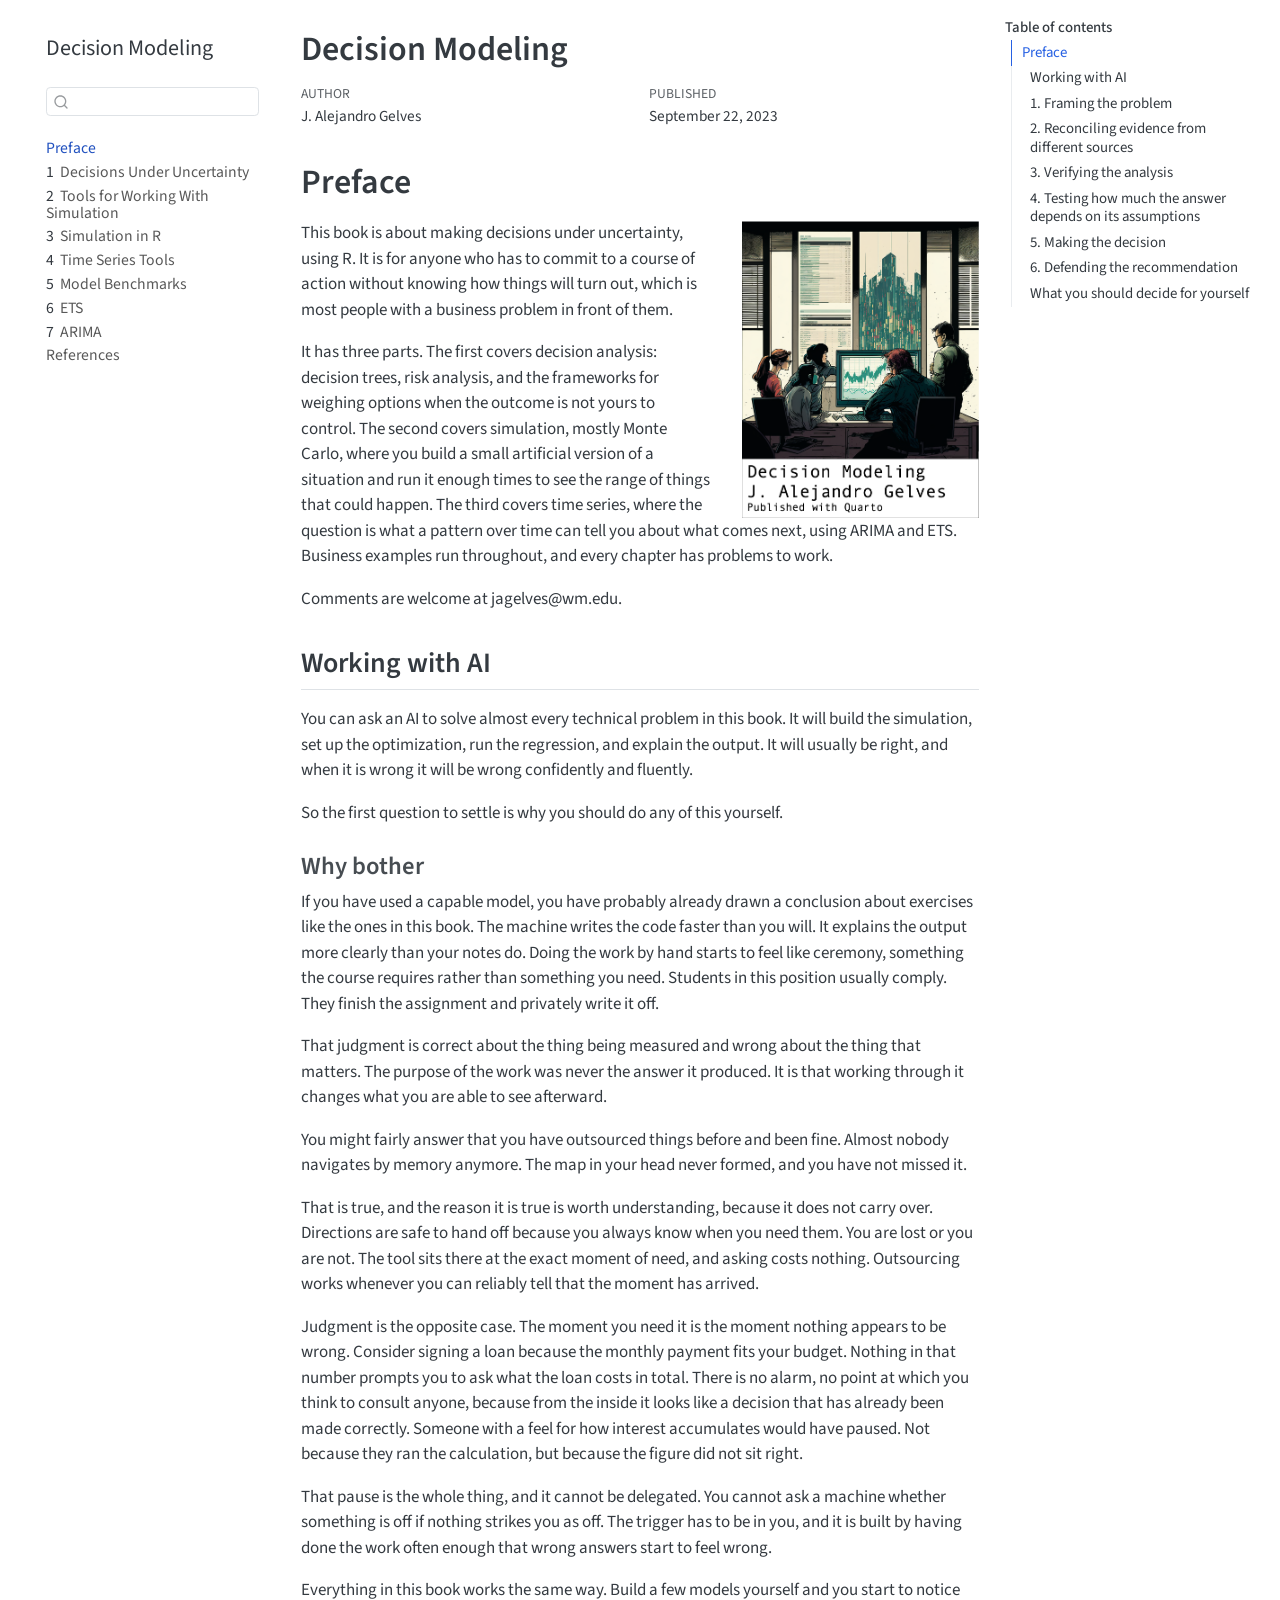
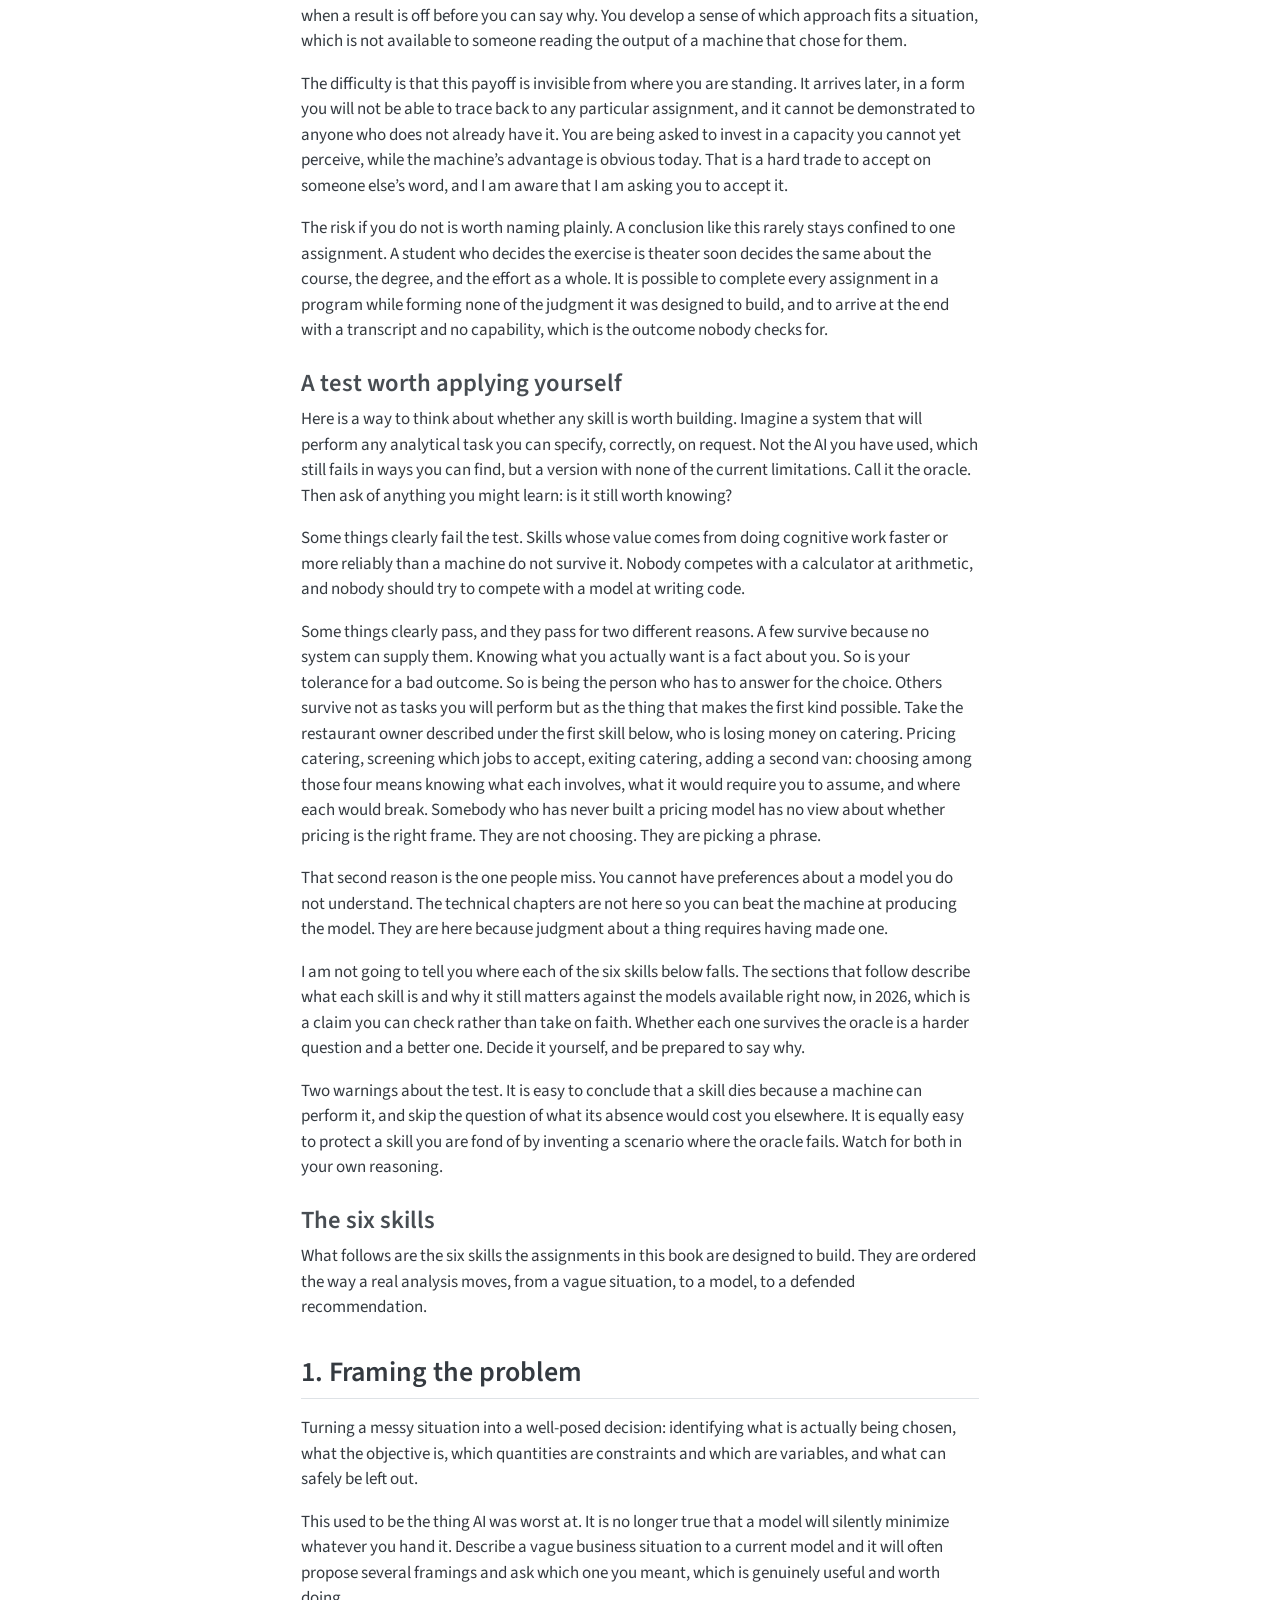
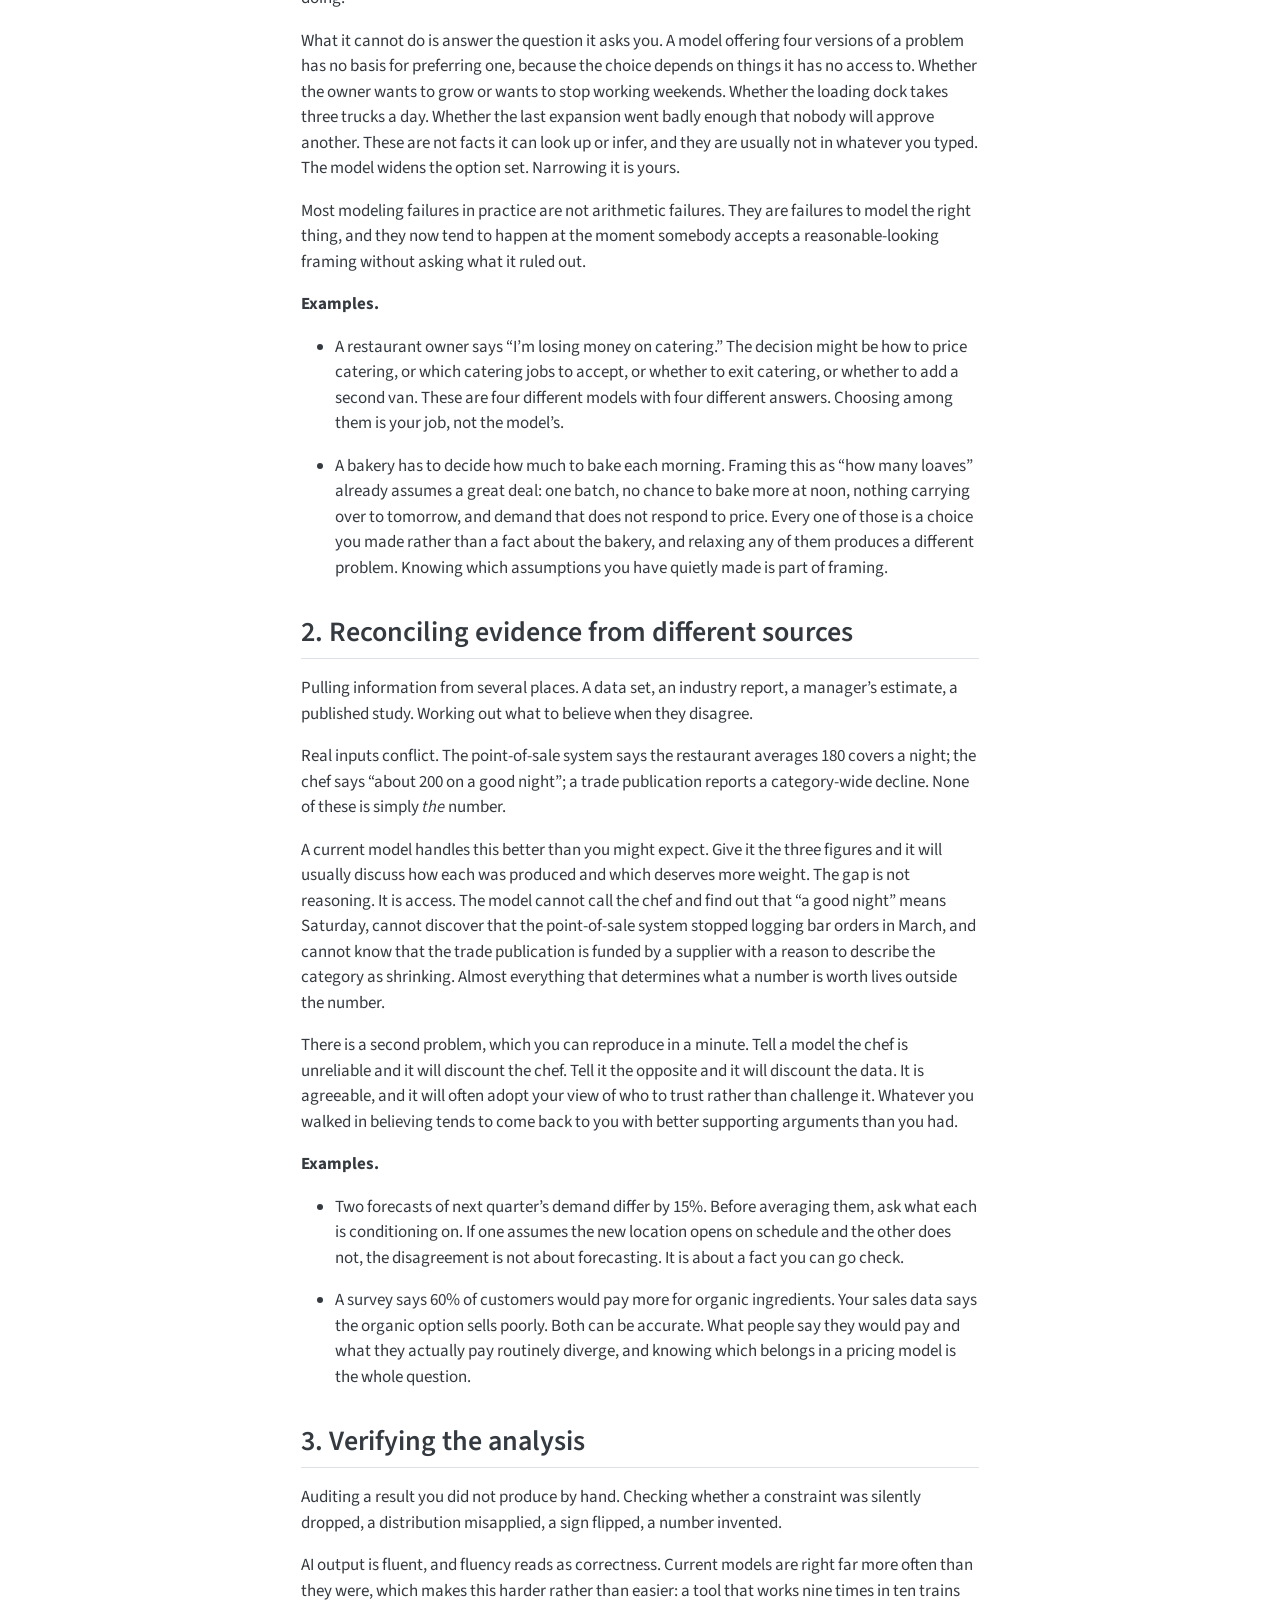
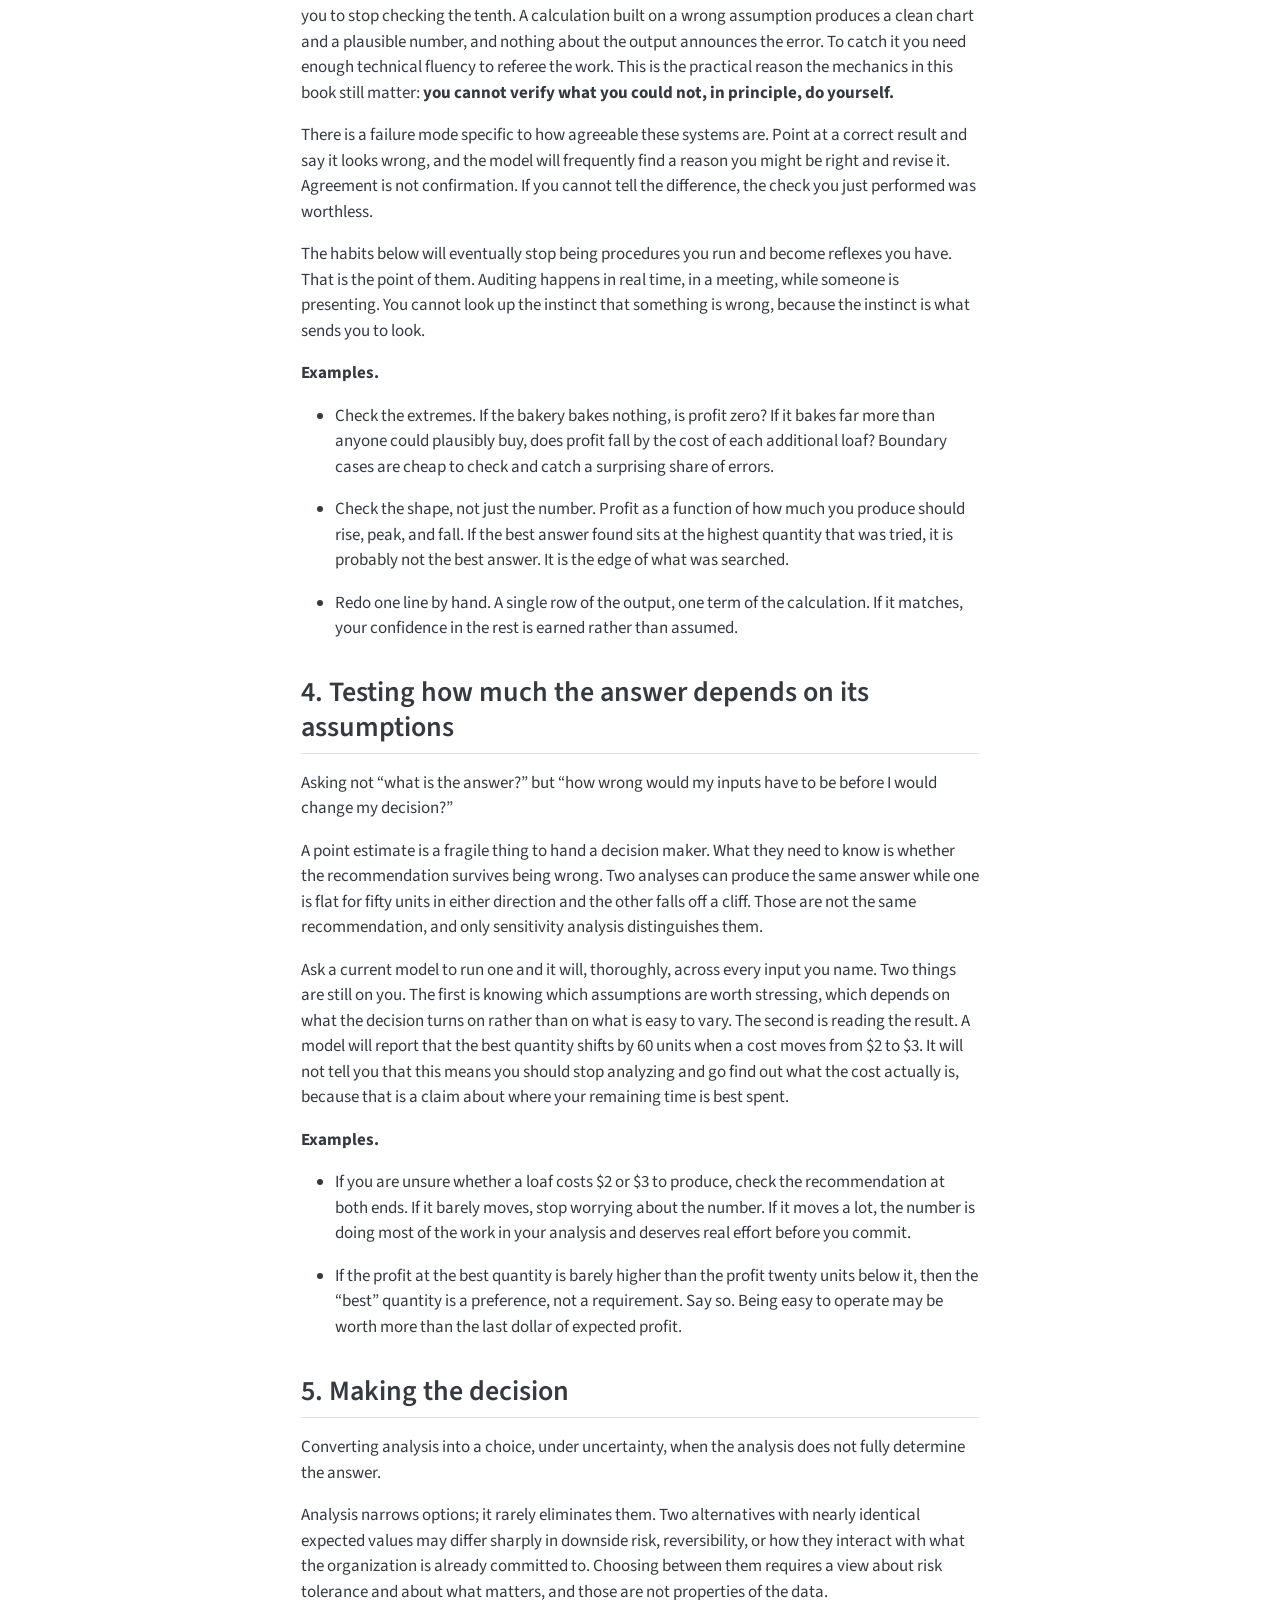
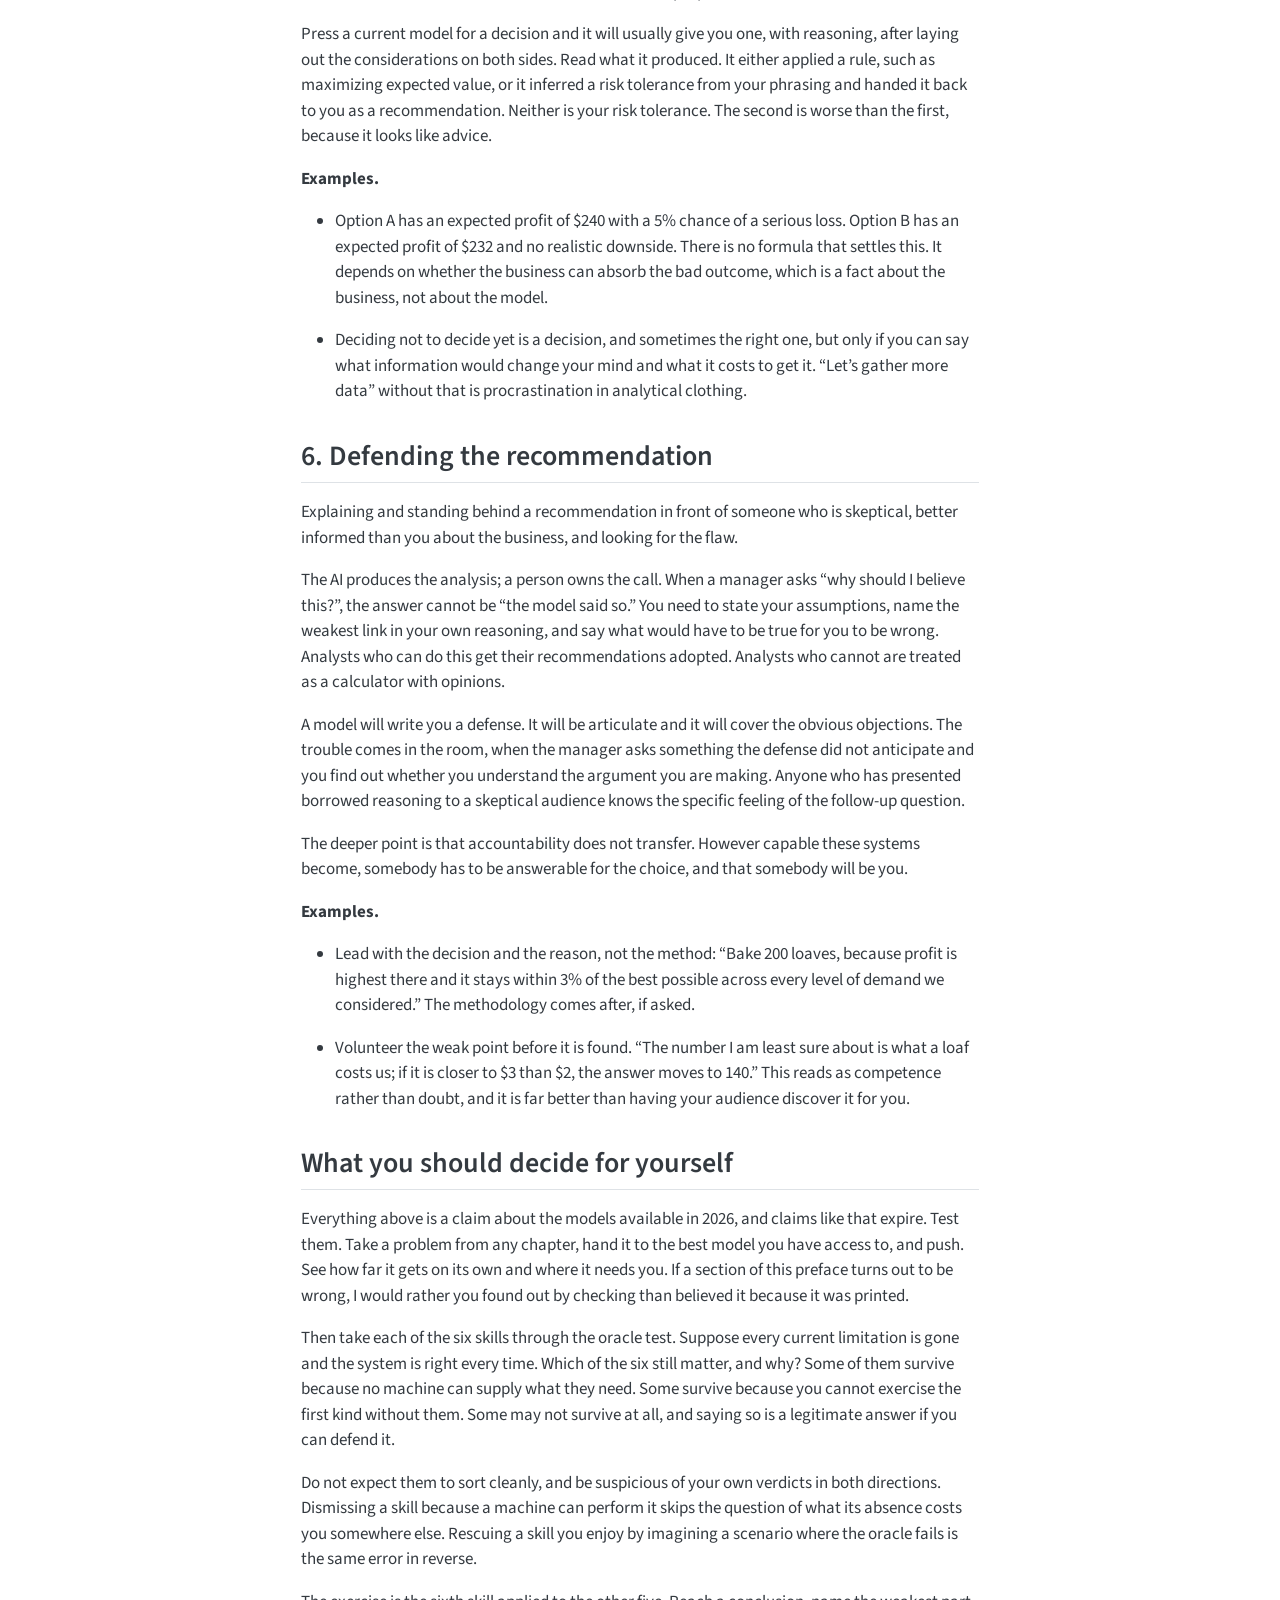
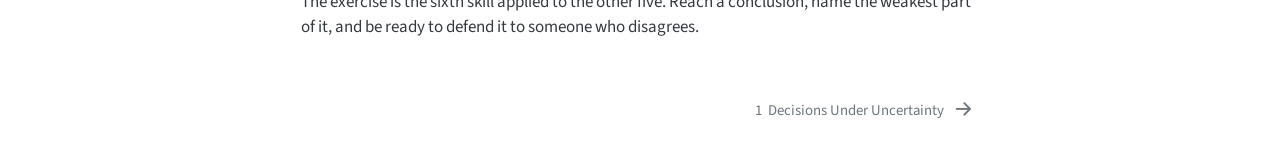
<file: docs/index.html>
<!DOCTYPE html>
<html xmlns="http://www.w3.org/1999/xhtml" lang="en" xml:lang="en"><head>

<meta charset="utf-8">
<meta name="generator" content="quarto-1.6.32">

<meta name="viewport" content="width=device-width, initial-scale=1.0, user-scalable=yes">

<meta name="author" content="J. Alejandro Gelves">
<meta name="dcterms.date" content="2023-09-22">

<title>Decision Modeling</title>
<style>
code{white-space: pre-wrap;}
span.smallcaps{font-variant: small-caps;}
div.columns{display: flex; gap: min(4vw, 1.5em);}
div.column{flex: auto; overflow-x: auto;}
div.hanging-indent{margin-left: 1.5em; text-indent: -1.5em;}
ul.task-list{list-style: none;}
ul.task-list li input[type="checkbox"] {
  width: 0.8em;
  margin: 0 0.8em 0.2em -1em; /* quarto-specific, see https://github.com/quarto-dev/quarto-cli/issues/4556 */ 
  vertical-align: middle;
}
</style>


<script src="site_libs/quarto-nav/quarto-nav.js"></script>
<script src="site_libs/quarto-nav/headroom.min.js"></script>
<script src="site_libs/clipboard/clipboard.min.js"></script>
<script src="site_libs/quarto-search/autocomplete.umd.js"></script>
<script src="site_libs/quarto-search/fuse.min.js"></script>
<script src="site_libs/quarto-search/quarto-search.js"></script>
<meta name="quarto:offset" content="./">
<link href="./Decisions.html" rel="next">
<script src="site_libs/quarto-html/quarto.js"></script>
<script src="site_libs/quarto-html/popper.min.js"></script>
<script src="site_libs/quarto-html/tippy.umd.min.js"></script>
<script src="site_libs/quarto-html/anchor.min.js"></script>
<link href="site_libs/quarto-html/tippy.css" rel="stylesheet">
<link href="site_libs/quarto-html/quarto-syntax-highlighting-2486e1f0a3ee9ee1fc393803a1361cdb.css" rel="stylesheet" id="quarto-text-highlighting-styles">
<script src="site_libs/bootstrap/bootstrap.min.js"></script>
<link href="site_libs/bootstrap/bootstrap-icons.css" rel="stylesheet">
<link href="site_libs/bootstrap/bootstrap-ed6da6eef3892af8a4b5ed59bfb951f5.min.css" rel="stylesheet" append-hash="true" id="quarto-bootstrap" data-mode="light">
<script id="quarto-search-options" type="application/json">{
  "location": "sidebar",
  "copy-button": false,
  "collapse-after": 3,
  "panel-placement": "start",
  "type": "textbox",
  "limit": 50,
  "keyboard-shortcut": [
    "f",
    "/",
    "s"
  ],
  "show-item-context": false,
  "language": {
    "search-no-results-text": "No results",
    "search-matching-documents-text": "matching documents",
    "search-copy-link-title": "Copy link to search",
    "search-hide-matches-text": "Hide additional matches",
    "search-more-match-text": "more match in this document",
    "search-more-matches-text": "more matches in this document",
    "search-clear-button-title": "Clear",
    "search-text-placeholder": "",
    "search-detached-cancel-button-title": "Cancel",
    "search-submit-button-title": "Submit",
    "search-label": "Search"
  }
}</script>
<!-- Google tag (gtag.js) -->
<script async="" src="https://www.googletagmanager.com/gtag/js?id=G-ZBSHZ5F458"></script>
<script>
  window.dataLayer = window.dataLayer || [];
  function gtag(){dataLayer.push(arguments);}
  gtag('js', new Date());

  gtag('config', 'G-ZBSHZ5F458');
</script>


</head>

<body class="nav-sidebar floating">

<div id="quarto-search-results"></div>
  <header id="quarto-header" class="headroom fixed-top">
  <nav class="quarto-secondary-nav">
    <div class="container-fluid d-flex">
      <button type="button" class="quarto-btn-toggle btn" data-bs-toggle="collapse" role="button" data-bs-target=".quarto-sidebar-collapse-item" aria-controls="quarto-sidebar" aria-expanded="false" aria-label="Toggle sidebar navigation" onclick="if (window.quartoToggleHeadroom) { window.quartoToggleHeadroom(); }">
        <i class="bi bi-layout-text-sidebar-reverse"></i>
      </button>
        <nav class="quarto-page-breadcrumbs" aria-label="breadcrumb"><ol class="breadcrumb"><li class="breadcrumb-item"><a href="./index.html">Preface</a></li></ol></nav>
        <a class="flex-grow-1" role="navigation" data-bs-toggle="collapse" data-bs-target=".quarto-sidebar-collapse-item" aria-controls="quarto-sidebar" aria-expanded="false" aria-label="Toggle sidebar navigation" onclick="if (window.quartoToggleHeadroom) { window.quartoToggleHeadroom(); }">      
        </a>
      <button type="button" class="btn quarto-search-button" aria-label="Search" onclick="window.quartoOpenSearch();">
        <i class="bi bi-search"></i>
      </button>
    </div>
  </nav>
</header>
<!-- content -->
<div id="quarto-content" class="quarto-container page-columns page-rows-contents page-layout-article">
<!-- sidebar -->
  <nav id="quarto-sidebar" class="sidebar collapse collapse-horizontal quarto-sidebar-collapse-item sidebar-navigation floating overflow-auto">
    <div class="pt-lg-2 mt-2 text-left sidebar-header">
    <div class="sidebar-title mb-0 py-0">
      <a href="./">Decision Modeling</a> 
    </div>
      </div>
        <div class="mt-2 flex-shrink-0 align-items-center">
        <div class="sidebar-search">
        <div id="quarto-search" class="" title="Search"></div>
        </div>
        </div>
    <div class="sidebar-menu-container"> 
    <ul class="list-unstyled mt-1">
        <li class="sidebar-item">
  <div class="sidebar-item-container"> 
  <a href="./index.html" class="sidebar-item-text sidebar-link active">
 <span class="menu-text">Preface</span></a>
  </div>
</li>
        <li class="sidebar-item">
  <div class="sidebar-item-container"> 
  <a href="./Decisions.html" class="sidebar-item-text sidebar-link">
 <span class="menu-text"><span class="chapter-number">1</span>&nbsp; <span class="chapter-title">Decisions Under Uncertainty</span></span></a>
  </div>
</li>
        <li class="sidebar-item">
  <div class="sidebar-item-container"> 
  <a href="./Tools.html" class="sidebar-item-text sidebar-link">
 <span class="menu-text"><span class="chapter-number">2</span>&nbsp; <span class="chapter-title">Tools for Working With Simulation</span></span></a>
  </div>
</li>
        <li class="sidebar-item">
  <div class="sidebar-item-container"> 
  <a href="./Simulation.html" class="sidebar-item-text sidebar-link">
 <span class="menu-text"><span class="chapter-number">3</span>&nbsp; <span class="chapter-title">Simulation in R</span></span></a>
  </div>
</li>
        <li class="sidebar-item">
  <div class="sidebar-item-container"> 
  <a href="./Tools2.html" class="sidebar-item-text sidebar-link">
 <span class="menu-text"><span class="chapter-number">4</span>&nbsp; <span class="chapter-title">Time Series Tools</span></span></a>
  </div>
</li>
        <li class="sidebar-item">
  <div class="sidebar-item-container"> 
  <a href="./Benchmarks.html" class="sidebar-item-text sidebar-link">
 <span class="menu-text"><span class="chapter-number">5</span>&nbsp; <span class="chapter-title">Model Benchmarks</span></span></a>
  </div>
</li>
        <li class="sidebar-item">
  <div class="sidebar-item-container"> 
  <a href="./ETS.html" class="sidebar-item-text sidebar-link">
 <span class="menu-text"><span class="chapter-number">6</span>&nbsp; <span class="chapter-title">ETS</span></span></a>
  </div>
</li>
        <li class="sidebar-item">
  <div class="sidebar-item-container"> 
  <a href="./ARIMA.html" class="sidebar-item-text sidebar-link">
 <span class="menu-text"><span class="chapter-number">7</span>&nbsp; <span class="chapter-title">ARIMA</span></span></a>
  </div>
</li>
        <li class="sidebar-item">
  <div class="sidebar-item-container"> 
  <a href="./references.html" class="sidebar-item-text sidebar-link">
 <span class="menu-text">References</span></a>
  </div>
</li>
    </ul>
    </div>
</nav>
<div id="quarto-sidebar-glass" class="quarto-sidebar-collapse-item" data-bs-toggle="collapse" data-bs-target=".quarto-sidebar-collapse-item"></div>
<!-- margin-sidebar -->
    <div id="quarto-margin-sidebar" class="sidebar margin-sidebar">
        <nav id="TOC" role="doc-toc" class="toc-active">
    <h2 id="toc-title">Table of contents</h2>
   
  <ul>
  <li><a href="#preface" id="toc-preface" class="nav-link active" data-scroll-target="#preface">Preface</a>
  <ul class="collapse">
  <li><a href="#sec-working-with-ai" id="toc-sec-working-with-ai" class="nav-link" data-scroll-target="#sec-working-with-ai">Working with AI</a>
  <ul class="collapse">
  <li><a href="#why-bother" id="toc-why-bother" class="nav-link" data-scroll-target="#why-bother">Why bother</a></li>
  <li><a href="#a-test-worth-applying-yourself" id="toc-a-test-worth-applying-yourself" class="nav-link" data-scroll-target="#a-test-worth-applying-yourself">A test worth applying yourself</a></li>
  <li><a href="#the-six-skills" id="toc-the-six-skills" class="nav-link" data-scroll-target="#the-six-skills">The six skills</a></li>
  </ul></li>
  <li><a href="#framing-the-problem" id="toc-framing-the-problem" class="nav-link" data-scroll-target="#framing-the-problem">1. Framing the problem</a></li>
  <li><a href="#reconciling-evidence-from-different-sources" id="toc-reconciling-evidence-from-different-sources" class="nav-link" data-scroll-target="#reconciling-evidence-from-different-sources">2. Reconciling evidence from different sources</a></li>
  <li><a href="#verifying-the-analysis" id="toc-verifying-the-analysis" class="nav-link" data-scroll-target="#verifying-the-analysis">3. Verifying the analysis</a></li>
  <li><a href="#testing-how-much-the-answer-depends-on-its-assumptions" id="toc-testing-how-much-the-answer-depends-on-its-assumptions" class="nav-link" data-scroll-target="#testing-how-much-the-answer-depends-on-its-assumptions">4. Testing how much the answer depends on its assumptions</a></li>
  <li><a href="#making-the-decision" id="toc-making-the-decision" class="nav-link" data-scroll-target="#making-the-decision">5. Making the decision</a></li>
  <li><a href="#defending-the-recommendation" id="toc-defending-the-recommendation" class="nav-link" data-scroll-target="#defending-the-recommendation">6. Defending the recommendation</a></li>
  <li><a href="#what-you-should-decide-for-yourself" id="toc-what-you-should-decide-for-yourself" class="nav-link" data-scroll-target="#what-you-should-decide-for-yourself">What you should decide for yourself</a></li>
  </ul></li>
  </ul>
</nav>
    </div>
<!-- main -->
<main class="content" id="quarto-document-content">

<header id="title-block-header" class="quarto-title-block default">
<div class="quarto-title">
<h1 class="title">Decision Modeling</h1>
</div>



<div class="quarto-title-meta">

    <div>
    <div class="quarto-title-meta-heading">Author</div>
    <div class="quarto-title-meta-contents">
             <p>J. Alejandro Gelves </p>
          </div>
  </div>
    
    <div>
    <div class="quarto-title-meta-heading">Published</div>
    <div class="quarto-title-meta-contents">
      <p class="date">September 22, 2023</p>
    </div>
  </div>
  
    
  </div>
  


</header>



<section id="preface" class="level1 unnumbered">
<h1 class="unnumbered">Preface</h1><p><img src="cover.png" title="Decision Modeling" class="quarto-cover-image img-fluid"></p>
<p>This book is about making decisions under uncertainty, using R. It is for anyone who has to commit to a course of action without knowing how things will turn out, which is most people with a business problem in front of them.</p>
<p>It has three parts. The first covers decision analysis: decision trees, risk analysis, and the frameworks for weighing options when the outcome is not yours to control. The second covers simulation, mostly Monte Carlo, where you build a small artificial version of a situation and run it enough times to see the range of things that could happen. The third covers time series, where the question is what a pattern over time can tell you about what comes next, using ARIMA and ETS. Business examples run throughout, and every chapter has problems to work.</p>
<p>Comments are welcome at jagelves@wm.edu.</p>
<section id="sec-working-with-ai" class="level2">
<h2 class="anchored" data-anchor-id="sec-working-with-ai">Working with AI</h2>
<p>You can ask an AI to solve almost every technical problem in this book. It will build the simulation, set up the optimization, run the regression, and explain the output. It will usually be right, and when it is wrong it will be wrong confidently and fluently.</p>
<p>So the first question to settle is why you should do any of this yourself.</p>
<section id="why-bother" class="level3">
<h3 class="anchored" data-anchor-id="why-bother">Why bother</h3>
<p>If you have used a capable model, you have probably already drawn a conclusion about exercises like the ones in this book. The machine writes the code faster than you will. It explains the output more clearly than your notes do. Doing the work by hand starts to feel like ceremony, something the course requires rather than something you need. Students in this position usually comply. They finish the assignment and privately write it off.</p>
<p>That judgment is correct about the thing being measured and wrong about the thing that matters. The purpose of the work was never the answer it produced. It is that working through it changes what you are able to see afterward.</p>
<p>You might fairly answer that you have outsourced things before and been fine. Almost nobody navigates by memory anymore. The map in your head never formed, and you have not missed it.</p>
<p>That is true, and the reason it is true is worth understanding, because it does not carry over. Directions are safe to hand off because you always know when you need them. You are lost or you are not. The tool sits there at the exact moment of need, and asking costs nothing. Outsourcing works whenever you can reliably tell that the moment has arrived.</p>
<p>Judgment is the opposite case. The moment you need it is the moment nothing appears to be wrong. Consider signing a loan because the monthly payment fits your budget. Nothing in that number prompts you to ask what the loan costs in total. There is no alarm, no point at which you think to consult anyone, because from the inside it looks like a decision that has already been made correctly. Someone with a feel for how interest accumulates would have paused. Not because they ran the calculation, but because the figure did not sit right.</p>
<p>That pause is the whole thing, and it cannot be delegated. You cannot ask a machine whether something is off if nothing strikes you as off. The trigger has to be in you, and it is built by having done the work often enough that wrong answers start to feel wrong.</p>
<p>Everything in this book works the same way. Build a few models yourself and you start to notice when a result is off before you can say why. You develop a sense of which approach fits a situation, which is not available to someone reading the output of a machine that chose for them.</p>
<p>The difficulty is that this payoff is invisible from where you are standing. It arrives later, in a form you will not be able to trace back to any particular assignment, and it cannot be demonstrated to anyone who does not already have it. You are being asked to invest in a capacity you cannot yet perceive, while the machine’s advantage is obvious today. That is a hard trade to accept on someone else’s word, and I am aware that I am asking you to accept it.</p>
<p>The risk if you do not is worth naming plainly. A conclusion like this rarely stays confined to one assignment. A student who decides the exercise is theater soon decides the same about the course, the degree, and the effort as a whole. It is possible to complete every assignment in a program while forming none of the judgment it was designed to build, and to arrive at the end with a transcript and no capability, which is the outcome nobody checks for.</p>
</section>
<section id="a-test-worth-applying-yourself" class="level3">
<h3 class="anchored" data-anchor-id="a-test-worth-applying-yourself">A test worth applying yourself</h3>
<p>Here is a way to think about whether any skill is worth building. Imagine a system that will perform any analytical task you can specify, correctly, on request. Not the AI you have used, which still fails in ways you can find, but a version with none of the current limitations. Call it the oracle. Then ask of anything you might learn: is it still worth knowing?</p>
<p>Some things clearly fail the test. Skills whose value comes from doing cognitive work faster or more reliably than a machine do not survive it. Nobody competes with a calculator at arithmetic, and nobody should try to compete with a model at writing code.</p>
<p>Some things clearly pass, and they pass for two different reasons. A few survive because no system can supply them. Knowing what you actually want is a fact about you. So is your tolerance for a bad outcome. So is being the person who has to answer for the choice. Others survive not as tasks you will perform but as the thing that makes the first kind possible. Take the restaurant owner described under the first skill below, who is losing money on catering. Pricing catering, screening which jobs to accept, exiting catering, adding a second van: choosing among those four means knowing what each involves, what it would require you to assume, and where each would break. Somebody who has never built a pricing model has no view about whether pricing is the right frame. They are not choosing. They are picking a phrase.</p>
<p>That second reason is the one people miss. You cannot have preferences about a model you do not understand. The technical chapters are not here so you can beat the machine at producing the model. They are here because judgment about a thing requires having made one.</p>
<p>I am not going to tell you where each of the six skills below falls. The sections that follow describe what each skill is and why it still matters against the models available right now, in 2026, which is a claim you can check rather than take on faith. Whether each one survives the oracle is a harder question and a better one. Decide it yourself, and be prepared to say why.</p>
<p>Two warnings about the test. It is easy to conclude that a skill dies because a machine can perform it, and skip the question of what its absence would cost you elsewhere. It is equally easy to protect a skill you are fond of by inventing a scenario where the oracle fails. Watch for both in your own reasoning.</p>
</section>
<section id="the-six-skills" class="level3">
<h3 class="anchored" data-anchor-id="the-six-skills">The six skills</h3>
<p>What follows are the six skills the assignments in this book are designed to build. They are ordered the way a real analysis moves, from a vague situation, to a model, to a defended recommendation.</p>
</section>
</section>
<section id="framing-the-problem" class="level2">
<h2 class="anchored" data-anchor-id="framing-the-problem">1. Framing the problem</h2>
<p>Turning a messy situation into a well-posed decision: identifying what is actually being chosen, what the objective is, which quantities are constraints and which are variables, and what can safely be left out.</p>
<p>This used to be the thing AI was worst at. It is no longer true that a model will silently minimize whatever you hand it. Describe a vague business situation to a current model and it will often propose several framings and ask which one you meant, which is genuinely useful and worth doing.</p>
<p>What it cannot do is answer the question it asks you. A model offering four versions of a problem has no basis for preferring one, because the choice depends on things it has no access to. Whether the owner wants to grow or wants to stop working weekends. Whether the loading dock takes three trucks a day. Whether the last expansion went badly enough that nobody will approve another. These are not facts it can look up or infer, and they are usually not in whatever you typed. The model widens the option set. Narrowing it is yours.</p>
<p>Most modeling failures in practice are not arithmetic failures. They are failures to model the right thing, and they now tend to happen at the moment somebody accepts a reasonable-looking framing without asking what it ruled out.</p>
<p><strong>Examples.</strong></p>
<ul>
<li><p>A restaurant owner says “I’m losing money on catering.” The decision might be how to price catering, or which catering jobs to accept, or whether to exit catering, or whether to add a second van. These are four different models with four different answers. Choosing among them is your job, not the model’s.</p></li>
<li><p>A bakery has to decide how much to bake each morning. Framing this as “how many loaves” already assumes a great deal: one batch, no chance to bake more at noon, nothing carrying over to tomorrow, and demand that does not respond to price. Every one of those is a choice you made rather than a fact about the bakery, and relaxing any of them produces a different problem. Knowing which assumptions you have quietly made is part of framing.</p></li>
</ul>
</section>
<section id="reconciling-evidence-from-different-sources" class="level2">
<h2 class="anchored" data-anchor-id="reconciling-evidence-from-different-sources">2. Reconciling evidence from different sources</h2>
<p>Pulling information from several places. A data set, an industry report, a manager’s estimate, a published study. Working out what to believe when they disagree.</p>
<p>Real inputs conflict. The point-of-sale system says the restaurant averages 180 covers a night; the chef says “about 200 on a good night”; a trade publication reports a category-wide decline. None of these is simply <em>the</em> number.</p>
<p>A current model handles this better than you might expect. Give it the three figures and it will usually discuss how each was produced and which deserves more weight. The gap is not reasoning. It is access. The model cannot call the chef and find out that “a good night” means Saturday, cannot discover that the point-of-sale system stopped logging bar orders in March, and cannot know that the trade publication is funded by a supplier with a reason to describe the category as shrinking. Almost everything that determines what a number is worth lives outside the number.</p>
<p>There is a second problem, which you can reproduce in a minute. Tell a model the chef is unreliable and it will discount the chef. Tell it the opposite and it will discount the data. It is agreeable, and it will often adopt your view of who to trust rather than challenge it. Whatever you walked in believing tends to come back to you with better supporting arguments than you had.</p>
<p><strong>Examples.</strong></p>
<ul>
<li><p>Two forecasts of next quarter’s demand differ by 15%. Before averaging them, ask what each is conditioning on. If one assumes the new location opens on schedule and the other does not, the disagreement is not about forecasting. It is about a fact you can go check.</p></li>
<li><p>A survey says 60% of customers would pay more for organic ingredients. Your sales data says the organic option sells poorly. Both can be accurate. What people say they would pay and what they actually pay routinely diverge, and knowing which belongs in a pricing model is the whole question.</p></li>
</ul>
</section>
<section id="verifying-the-analysis" class="level2">
<h2 class="anchored" data-anchor-id="verifying-the-analysis">3. Verifying the analysis</h2>
<p>Auditing a result you did not produce by hand. Checking whether a constraint was silently dropped, a distribution misapplied, a sign flipped, a number invented.</p>
<p>AI output is fluent, and fluency reads as correctness. Current models are right far more often than they were, which makes this harder rather than easier: a tool that works nine times in ten trains you to stop checking the tenth. A calculation built on a wrong assumption produces a clean chart and a plausible number, and nothing about the output announces the error. To catch it you need enough technical fluency to referee the work. This is the practical reason the mechanics in this book still matter: <strong>you cannot verify what you could not, in principle, do yourself.</strong></p>
<p>There is a failure mode specific to how agreeable these systems are. Point at a correct result and say it looks wrong, and the model will frequently find a reason you might be right and revise it. Agreement is not confirmation. If you cannot tell the difference, the check you just performed was worthless.</p>
<p>The habits below will eventually stop being procedures you run and become reflexes you have. That is the point of them. Auditing happens in real time, in a meeting, while someone is presenting. You cannot look up the instinct that something is wrong, because the instinct is what sends you to look.</p>
<p><strong>Examples.</strong></p>
<ul>
<li><p>Check the extremes. If the bakery bakes nothing, is profit zero? If it bakes far more than anyone could plausibly buy, does profit fall by the cost of each additional loaf? Boundary cases are cheap to check and catch a surprising share of errors.</p></li>
<li><p>Check the shape, not just the number. Profit as a function of how much you produce should rise, peak, and fall. If the best answer found sits at the highest quantity that was tried, it is probably not the best answer. It is the edge of what was searched.</p></li>
<li><p>Redo one line by hand. A single row of the output, one term of the calculation. If it matches, your confidence in the rest is earned rather than assumed.</p></li>
</ul>
</section>
<section id="testing-how-much-the-answer-depends-on-its-assumptions" class="level2">
<h2 class="anchored" data-anchor-id="testing-how-much-the-answer-depends-on-its-assumptions">4. Testing how much the answer depends on its assumptions</h2>
<p>Asking not “what is the answer?” but “how wrong would my inputs have to be before I would change my decision?”</p>
<p>A point estimate is a fragile thing to hand a decision maker. What they need to know is whether the recommendation survives being wrong. Two analyses can produce the same answer while one is flat for fifty units in either direction and the other falls off a cliff. Those are not the same recommendation, and only sensitivity analysis distinguishes them.</p>
<p>Ask a current model to run one and it will, thoroughly, across every input you name. Two things are still on you. The first is knowing which assumptions are worth stressing, which depends on what the decision turns on rather than on what is easy to vary. The second is reading the result. A model will report that the best quantity shifts by 60 units when a cost moves from $2 to $3. It will not tell you that this means you should stop analyzing and go find out what the cost actually is, because that is a claim about where your remaining time is best spent.</p>
<p><strong>Examples.</strong></p>
<ul>
<li><p>If you are unsure whether a loaf costs $2 or $3 to produce, check the recommendation at both ends. If it barely moves, stop worrying about the number. If it moves a lot, the number is doing most of the work in your analysis and deserves real effort before you commit.</p></li>
<li><p>If the profit at the best quantity is barely higher than the profit twenty units below it, then the “best” quantity is a preference, not a requirement. Say so. Being easy to operate may be worth more than the last dollar of expected profit.</p></li>
</ul>
</section>
<section id="making-the-decision" class="level2">
<h2 class="anchored" data-anchor-id="making-the-decision">5. Making the decision</h2>
<p>Converting analysis into a choice, under uncertainty, when the analysis does not fully determine the answer.</p>
<p>Analysis narrows options; it rarely eliminates them. Two alternatives with nearly identical expected values may differ sharply in downside risk, reversibility, or how they interact with what the organization is already committed to. Choosing between them requires a view about risk tolerance and about what matters, and those are not properties of the data.</p>
<p>Press a current model for a decision and it will usually give you one, with reasoning, after laying out the considerations on both sides. Read what it produced. It either applied a rule, such as maximizing expected value, or it inferred a risk tolerance from your phrasing and handed it back to you as a recommendation. Neither is your risk tolerance. The second is worse than the first, because it looks like advice.</p>
<p><strong>Examples.</strong></p>
<ul>
<li><p>Option A has an expected profit of $240 with a 5% chance of a serious loss. Option B has an expected profit of $232 and no realistic downside. There is no formula that settles this. It depends on whether the business can absorb the bad outcome, which is a fact about the business, not about the model.</p></li>
<li><p>Deciding not to decide yet is a decision, and sometimes the right one, but only if you can say what information would change your mind and what it costs to get it. “Let’s gather more data” without that is procrastination in analytical clothing.</p></li>
</ul>
</section>
<section id="defending-the-recommendation" class="level2">
<h2 class="anchored" data-anchor-id="defending-the-recommendation">6. Defending the recommendation</h2>
<p>Explaining and standing behind a recommendation in front of someone who is skeptical, better informed than you about the business, and looking for the flaw.</p>
<p>The AI produces the analysis; a person owns the call. When a manager asks “why should I believe this?”, the answer cannot be “the model said so.” You need to state your assumptions, name the weakest link in your own reasoning, and say what would have to be true for you to be wrong. Analysts who can do this get their recommendations adopted. Analysts who cannot are treated as a calculator with opinions.</p>
<p>A model will write you a defense. It will be articulate and it will cover the obvious objections. The trouble comes in the room, when the manager asks something the defense did not anticipate and you find out whether you understand the argument you are making. Anyone who has presented borrowed reasoning to a skeptical audience knows the specific feeling of the follow-up question.</p>
<p>The deeper point is that accountability does not transfer. However capable these systems become, somebody has to be answerable for the choice, and that somebody will be you.</p>
<p><strong>Examples.</strong></p>
<ul>
<li><p>Lead with the decision and the reason, not the method: “Bake 200 loaves, because profit is highest there and it stays within 3% of the best possible across every level of demand we considered.” The methodology comes after, if asked.</p></li>
<li><p>Volunteer the weak point before it is found. “The number I am least sure about is what a loaf costs us; if it is closer to $3 than $2, the answer moves to 140.” This reads as competence rather than doubt, and it is far better than having your audience discover it for you.</p></li>
</ul>
</section>
<section id="what-you-should-decide-for-yourself" class="level2">
<h2 class="anchored" data-anchor-id="what-you-should-decide-for-yourself">What you should decide for yourself</h2>
<p>Everything above is a claim about the models available in 2026, and claims like that expire. Test them. Take a problem from any chapter, hand it to the best model you have access to, and push. See how far it gets on its own and where it needs you. If a section of this preface turns out to be wrong, I would rather you found out by checking than believed it because it was printed.</p>
<p>Then take each of the six skills through the oracle test. Suppose every current limitation is gone and the system is right every time. Which of the six still matter, and why? Some of them survive because no machine can supply what they need. Some survive because you cannot exercise the first kind without them. Some may not survive at all, and saying so is a legitimate answer if you can defend it.</p>
<p>Do not expect them to sort cleanly, and be suspicious of your own verdicts in both directions. Dismissing a skill because a machine can perform it skips the question of what its absence costs you somewhere else. Rescuing a skill you enjoy by imagining a scenario where the oracle fails is the same error in reverse.</p>
<p>The exercise is the sixth skill applied to the other five. Reach a conclusion, name the weakest part of it, and be ready to defend it to someone who disagrees.</p>


</section>
</section>

</main> <!-- /main -->
<script id="quarto-html-after-body" type="application/javascript">
window.document.addEventListener("DOMContentLoaded", function (event) {
  const toggleBodyColorMode = (bsSheetEl) => {
    const mode = bsSheetEl.getAttribute("data-mode");
    const bodyEl = window.document.querySelector("body");
    if (mode === "dark") {
      bodyEl.classList.add("quarto-dark");
      bodyEl.classList.remove("quarto-light");
    } else {
      bodyEl.classList.add("quarto-light");
      bodyEl.classList.remove("quarto-dark");
    }
  }
  const toggleBodyColorPrimary = () => {
    const bsSheetEl = window.document.querySelector("link#quarto-bootstrap");
    if (bsSheetEl) {
      toggleBodyColorMode(bsSheetEl);
    }
  }
  toggleBodyColorPrimary();  
  const icon = "";
  const anchorJS = new window.AnchorJS();
  anchorJS.options = {
    placement: 'right',
    icon: icon
  };
  anchorJS.add('.anchored');
  const isCodeAnnotation = (el) => {
    for (const clz of el.classList) {
      if (clz.startsWith('code-annotation-')) {                     
        return true;
      }
    }
    return false;
  }
  const onCopySuccess = function(e) {
    // button target
    const button = e.trigger;
    // don't keep focus
    button.blur();
    // flash "checked"
    button.classList.add('code-copy-button-checked');
    var currentTitle = button.getAttribute("title");
    button.setAttribute("title", "Copied!");
    let tooltip;
    if (window.bootstrap) {
      button.setAttribute("data-bs-toggle", "tooltip");
      button.setAttribute("data-bs-placement", "left");
      button.setAttribute("data-bs-title", "Copied!");
      tooltip = new bootstrap.Tooltip(button, 
        { trigger: "manual", 
          customClass: "code-copy-button-tooltip",
          offset: [0, -8]});
      tooltip.show();    
    }
    setTimeout(function() {
      if (tooltip) {
        tooltip.hide();
        button.removeAttribute("data-bs-title");
        button.removeAttribute("data-bs-toggle");
        button.removeAttribute("data-bs-placement");
      }
      button.setAttribute("title", currentTitle);
      button.classList.remove('code-copy-button-checked');
    }, 1000);
    // clear code selection
    e.clearSelection();
  }
  const getTextToCopy = function(trigger) {
      const codeEl = trigger.previousElementSibling.cloneNode(true);
      for (const childEl of codeEl.children) {
        if (isCodeAnnotation(childEl)) {
          childEl.remove();
        }
      }
      return codeEl.innerText;
  }
  const clipboard = new window.ClipboardJS('.code-copy-button:not([data-in-quarto-modal])', {
    text: getTextToCopy
  });
  clipboard.on('success', onCopySuccess);
  if (window.document.getElementById('quarto-embedded-source-code-modal')) {
    // For code content inside modals, clipBoardJS needs to be initialized with a container option
    // TODO: Check when it could be a function (https://github.com/zenorocha/clipboard.js/issues/860)
    const clipboardModal = new window.ClipboardJS('.code-copy-button[data-in-quarto-modal]', {
      text: getTextToCopy,
      container: window.document.getElementById('quarto-embedded-source-code-modal')
    });
    clipboardModal.on('success', onCopySuccess);
  }
    var localhostRegex = new RegExp(/^(?:http|https):\/\/localhost\:?[0-9]*\//);
    var mailtoRegex = new RegExp(/^mailto:/);
      var filterRegex = new RegExp('/' + window.location.host + '/');
    var isInternal = (href) => {
        return filterRegex.test(href) || localhostRegex.test(href) || mailtoRegex.test(href);
    }
    // Inspect non-navigation links and adorn them if external
 	var links = window.document.querySelectorAll('a[href]:not(.nav-link):not(.navbar-brand):not(.toc-action):not(.sidebar-link):not(.sidebar-item-toggle):not(.pagination-link):not(.no-external):not([aria-hidden]):not(.dropdown-item):not(.quarto-navigation-tool):not(.about-link)');
    for (var i=0; i<links.length; i++) {
      const link = links[i];
      if (!isInternal(link.href)) {
        // undo the damage that might have been done by quarto-nav.js in the case of
        // links that we want to consider external
        if (link.dataset.originalHref !== undefined) {
          link.href = link.dataset.originalHref;
        }
      }
    }
  function tippyHover(el, contentFn, onTriggerFn, onUntriggerFn) {
    const config = {
      allowHTML: true,
      maxWidth: 500,
      delay: 100,
      arrow: false,
      appendTo: function(el) {
          return el.parentElement;
      },
      interactive: true,
      interactiveBorder: 10,
      theme: 'quarto',
      placement: 'bottom-start',
    };
    if (contentFn) {
      config.content = contentFn;
    }
    if (onTriggerFn) {
      config.onTrigger = onTriggerFn;
    }
    if (onUntriggerFn) {
      config.onUntrigger = onUntriggerFn;
    }
    window.tippy(el, config); 
  }
  const noterefs = window.document.querySelectorAll('a[role="doc-noteref"]');
  for (var i=0; i<noterefs.length; i++) {
    const ref = noterefs[i];
    tippyHover(ref, function() {
      // use id or data attribute instead here
      let href = ref.getAttribute('data-footnote-href') || ref.getAttribute('href');
      try { href = new URL(href).hash; } catch {}
      const id = href.replace(/^#\/?/, "");
      const note = window.document.getElementById(id);
      if (note) {
        return note.innerHTML;
      } else {
        return "";
      }
    });
  }
  const xrefs = window.document.querySelectorAll('a.quarto-xref');
  const processXRef = (id, note) => {
    // Strip column container classes
    const stripColumnClz = (el) => {
      el.classList.remove("page-full", "page-columns");
      if (el.children) {
        for (const child of el.children) {
          stripColumnClz(child);
        }
      }
    }
    stripColumnClz(note)
    if (id === null || id.startsWith('sec-')) {
      // Special case sections, only their first couple elements
      const container = document.createElement("div");
      if (note.children && note.children.length > 2) {
        container.appendChild(note.children[0].cloneNode(true));
        for (let i = 1; i < note.children.length; i++) {
          const child = note.children[i];
          if (child.tagName === "P" && child.innerText === "") {
            continue;
          } else {
            container.appendChild(child.cloneNode(true));
            break;
          }
        }
        if (window.Quarto?.typesetMath) {
          window.Quarto.typesetMath(container);
        }
        return container.innerHTML
      } else {
        if (window.Quarto?.typesetMath) {
          window.Quarto.typesetMath(note);
        }
        return note.innerHTML;
      }
    } else {
      // Remove any anchor links if they are present
      const anchorLink = note.querySelector('a.anchorjs-link');
      if (anchorLink) {
        anchorLink.remove();
      }
      if (window.Quarto?.typesetMath) {
        window.Quarto.typesetMath(note);
      }
      // TODO in 1.5, we should make sure this works without a callout special case
      if (note.classList.contains("callout")) {
        return note.outerHTML;
      } else {
        return note.innerHTML;
      }
    }
  }
  for (var i=0; i<xrefs.length; i++) {
    const xref = xrefs[i];
    tippyHover(xref, undefined, function(instance) {
      instance.disable();
      let url = xref.getAttribute('href');
      let hash = undefined; 
      if (url.startsWith('#')) {
        hash = url;
      } else {
        try { hash = new URL(url).hash; } catch {}
      }
      if (hash) {
        const id = hash.replace(/^#\/?/, "");
        const note = window.document.getElementById(id);
        if (note !== null) {
          try {
            const html = processXRef(id, note.cloneNode(true));
            instance.setContent(html);
          } finally {
            instance.enable();
            instance.show();
          }
        } else {
          // See if we can fetch this
          fetch(url.split('#')[0])
          .then(res => res.text())
          .then(html => {
            const parser = new DOMParser();
            const htmlDoc = parser.parseFromString(html, "text/html");
            const note = htmlDoc.getElementById(id);
            if (note !== null) {
              const html = processXRef(id, note);
              instance.setContent(html);
            } 
          }).finally(() => {
            instance.enable();
            instance.show();
          });
        }
      } else {
        // See if we can fetch a full url (with no hash to target)
        // This is a special case and we should probably do some content thinning / targeting
        fetch(url)
        .then(res => res.text())
        .then(html => {
          const parser = new DOMParser();
          const htmlDoc = parser.parseFromString(html, "text/html");
          const note = htmlDoc.querySelector('main.content');
          if (note !== null) {
            // This should only happen for chapter cross references
            // (since there is no id in the URL)
            // remove the first header
            if (note.children.length > 0 && note.children[0].tagName === "HEADER") {
              note.children[0].remove();
            }
            const html = processXRef(null, note);
            instance.setContent(html);
          } 
        }).finally(() => {
          instance.enable();
          instance.show();
        });
      }
    }, function(instance) {
    });
  }
      let selectedAnnoteEl;
      const selectorForAnnotation = ( cell, annotation) => {
        let cellAttr = 'data-code-cell="' + cell + '"';
        let lineAttr = 'data-code-annotation="' +  annotation + '"';
        const selector = 'span[' + cellAttr + '][' + lineAttr + ']';
        return selector;
      }
      const selectCodeLines = (annoteEl) => {
        const doc = window.document;
        const targetCell = annoteEl.getAttribute("data-target-cell");
        const targetAnnotation = annoteEl.getAttribute("data-target-annotation");
        const annoteSpan = window.document.querySelector(selectorForAnnotation(targetCell, targetAnnotation));
        const lines = annoteSpan.getAttribute("data-code-lines").split(",");
        const lineIds = lines.map((line) => {
          return targetCell + "-" + line;
        })
        let top = null;
        let height = null;
        let parent = null;
        if (lineIds.length > 0) {
            //compute the position of the single el (top and bottom and make a div)
            const el = window.document.getElementById(lineIds[0]);
            top = el.offsetTop;
            height = el.offsetHeight;
            parent = el.parentElement.parentElement;
          if (lineIds.length > 1) {
            const lastEl = window.document.getElementById(lineIds[lineIds.length - 1]);
            const bottom = lastEl.offsetTop + lastEl.offsetHeight;
            height = bottom - top;
          }
          if (top !== null && height !== null && parent !== null) {
            // cook up a div (if necessary) and position it 
            let div = window.document.getElementById("code-annotation-line-highlight");
            if (div === null) {
              div = window.document.createElement("div");
              div.setAttribute("id", "code-annotation-line-highlight");
              div.style.position = 'absolute';
              parent.appendChild(div);
            }
            div.style.top = top - 2 + "px";
            div.style.height = height + 4 + "px";
            div.style.left = 0;
            let gutterDiv = window.document.getElementById("code-annotation-line-highlight-gutter");
            if (gutterDiv === null) {
              gutterDiv = window.document.createElement("div");
              gutterDiv.setAttribute("id", "code-annotation-line-highlight-gutter");
              gutterDiv.style.position = 'absolute';
              const codeCell = window.document.getElementById(targetCell);
              const gutter = codeCell.querySelector('.code-annotation-gutter');
              gutter.appendChild(gutterDiv);
            }
            gutterDiv.style.top = top - 2 + "px";
            gutterDiv.style.height = height + 4 + "px";
          }
          selectedAnnoteEl = annoteEl;
        }
      };
      const unselectCodeLines = () => {
        const elementsIds = ["code-annotation-line-highlight", "code-annotation-line-highlight-gutter"];
        elementsIds.forEach((elId) => {
          const div = window.document.getElementById(elId);
          if (div) {
            div.remove();
          }
        });
        selectedAnnoteEl = undefined;
      };
        // Handle positioning of the toggle
    window.addEventListener(
      "resize",
      throttle(() => {
        elRect = undefined;
        if (selectedAnnoteEl) {
          selectCodeLines(selectedAnnoteEl);
        }
      }, 10)
    );
    function throttle(fn, ms) {
    let throttle = false;
    let timer;
      return (...args) => {
        if(!throttle) { // first call gets through
            fn.apply(this, args);
            throttle = true;
        } else { // all the others get throttled
            if(timer) clearTimeout(timer); // cancel #2
            timer = setTimeout(() => {
              fn.apply(this, args);
              timer = throttle = false;
            }, ms);
        }
      };
    }
      // Attach click handler to the DT
      const annoteDls = window.document.querySelectorAll('dt[data-target-cell]');
      for (const annoteDlNode of annoteDls) {
        annoteDlNode.addEventListener('click', (event) => {
          const clickedEl = event.target;
          if (clickedEl !== selectedAnnoteEl) {
            unselectCodeLines();
            const activeEl = window.document.querySelector('dt[data-target-cell].code-annotation-active');
            if (activeEl) {
              activeEl.classList.remove('code-annotation-active');
            }
            selectCodeLines(clickedEl);
            clickedEl.classList.add('code-annotation-active');
          } else {
            // Unselect the line
            unselectCodeLines();
            clickedEl.classList.remove('code-annotation-active');
          }
        });
      }
  const findCites = (el) => {
    const parentEl = el.parentElement;
    if (parentEl) {
      const cites = parentEl.dataset.cites;
      if (cites) {
        return {
          el,
          cites: cites.split(' ')
        };
      } else {
        return findCites(el.parentElement)
      }
    } else {
      return undefined;
    }
  };
  var bibliorefs = window.document.querySelectorAll('a[role="doc-biblioref"]');
  for (var i=0; i<bibliorefs.length; i++) {
    const ref = bibliorefs[i];
    const citeInfo = findCites(ref);
    if (citeInfo) {
      tippyHover(citeInfo.el, function() {
        var popup = window.document.createElement('div');
        citeInfo.cites.forEach(function(cite) {
          var citeDiv = window.document.createElement('div');
          citeDiv.classList.add('hanging-indent');
          citeDiv.classList.add('csl-entry');
          var biblioDiv = window.document.getElementById('ref-' + cite);
          if (biblioDiv) {
            citeDiv.innerHTML = biblioDiv.innerHTML;
          }
          popup.appendChild(citeDiv);
        });
        return popup.innerHTML;
      });
    }
  }
});
</script>
<nav class="page-navigation">
  <div class="nav-page nav-page-previous">
  </div>
  <div class="nav-page nav-page-next">
      <a href="./Decisions.html" class="pagination-link" aria-label="Decisions Under Uncertainty">
        <span class="nav-page-text"><span class="chapter-number">1</span>&nbsp; <span class="chapter-title">Decisions Under Uncertainty</span></span> <i class="bi bi-arrow-right-short"></i>
      </a>
  </div>
</nav>
</div> <!-- /content -->




</body></html>
</file>
<file: docs/site_libs/quarto-html/tippy.css>
.tippy-box[data-animation=fade][data-state=hidden]{opacity:0}[data-tippy-root]{max-width:calc(100vw - 10px)}.tippy-box{position:relative;background-color:#333;color:#fff;border-radius:4px;font-size:14px;line-height:1.4;white-space:normal;outline:0;transition-property:transform,visibility,opacity}.tippy-box[data-placement^=top]>.tippy-arrow{bottom:0}.tippy-box[data-placement^=top]>.tippy-arrow:before{bottom:-7px;left:0;border-width:8px 8px 0;border-top-color:initial;transform-origin:center top}.tippy-box[data-placement^=bottom]>.tippy-arrow{top:0}.tippy-box[data-placement^=bottom]>.tippy-arrow:before{top:-7px;left:0;border-width:0 8px 8px;border-bottom-color:initial;transform-origin:center bottom}.tippy-box[data-placement^=left]>.tippy-arrow{right:0}.tippy-box[data-placement^=left]>.tippy-arrow:before{border-width:8px 0 8px 8px;border-left-color:initial;right:-7px;transform-origin:center left}.tippy-box[data-placement^=right]>.tippy-arrow{left:0}.tippy-box[data-placement^=right]>.tippy-arrow:before{left:-7px;border-width:8px 8px 8px 0;border-right-color:initial;transform-origin:center right}.tippy-box[data-inertia][data-state=visible]{transition-timing-function:cubic-bezier(.54,1.5,.38,1.11)}.tippy-arrow{width:16px;height:16px;color:#333}.tippy-arrow:before{content:"";position:absolute;border-color:transparent;border-style:solid}.tippy-content{position:relative;padding:5px 9px;z-index:1}
</file>
<file: docs/site_libs/quarto-html/quarto-syntax-highlighting-2486e1f0a3ee9ee1fc393803a1361cdb.css>
/* quarto syntax highlight colors */
:root {
  --quarto-hl-ot-color: #003B4F;
  --quarto-hl-at-color: #657422;
  --quarto-hl-ss-color: #20794D;
  --quarto-hl-an-color: #5E5E5E;
  --quarto-hl-fu-color: #4758AB;
  --quarto-hl-st-color: #20794D;
  --quarto-hl-cf-color: #003B4F;
  --quarto-hl-op-color: #5E5E5E;
  --quarto-hl-er-color: #AD0000;
  --quarto-hl-bn-color: #AD0000;
  --quarto-hl-al-color: #AD0000;
  --quarto-hl-va-color: #111111;
  --quarto-hl-bu-color: inherit;
  --quarto-hl-ex-color: inherit;
  --quarto-hl-pp-color: #AD0000;
  --quarto-hl-in-color: #5E5E5E;
  --quarto-hl-vs-color: #20794D;
  --quarto-hl-wa-color: #5E5E5E;
  --quarto-hl-do-color: #5E5E5E;
  --quarto-hl-im-color: #00769E;
  --quarto-hl-ch-color: #20794D;
  --quarto-hl-dt-color: #AD0000;
  --quarto-hl-fl-color: #AD0000;
  --quarto-hl-co-color: #5E5E5E;
  --quarto-hl-cv-color: #5E5E5E;
  --quarto-hl-cn-color: #8f5902;
  --quarto-hl-sc-color: #5E5E5E;
  --quarto-hl-dv-color: #AD0000;
  --quarto-hl-kw-color: #003B4F;
}

/* other quarto variables */
:root {
  --quarto-font-monospace: SFMono-Regular, Menlo, Monaco, Consolas, "Liberation Mono", "Courier New", monospace;
}

pre > code.sourceCode > span {
  color: #003B4F;
}

code span {
  color: #003B4F;
}

code.sourceCode > span {
  color: #003B4F;
}

div.sourceCode,
div.sourceCode pre.sourceCode {
  color: #003B4F;
}

code span.ot {
  color: #003B4F;
  font-style: inherit;
}

code span.at {
  color: #657422;
  font-style: inherit;
}

code span.ss {
  color: #20794D;
  font-style: inherit;
}

code span.an {
  color: #5E5E5E;
  font-style: inherit;
}

code span.fu {
  color: #4758AB;
  font-style: inherit;
}

code span.st {
  color: #20794D;
  font-style: inherit;
}

code span.cf {
  color: #003B4F;
  font-weight: bold;
  font-style: inherit;
}

code span.op {
  color: #5E5E5E;
  font-style: inherit;
}

code span.er {
  color: #AD0000;
  font-style: inherit;
}

code span.bn {
  color: #AD0000;
  font-style: inherit;
}

code span.al {
  color: #AD0000;
  font-style: inherit;
}

code span.va {
  color: #111111;
  font-style: inherit;
}

code span.bu {
  font-style: inherit;
}

code span.ex {
  font-style: inherit;
}

code span.pp {
  color: #AD0000;
  font-style: inherit;
}

code span.in {
  color: #5E5E5E;
  font-style: inherit;
}

code span.vs {
  color: #20794D;
  font-style: inherit;
}

code span.wa {
  color: #5E5E5E;
  font-style: italic;
}

code span.do {
  color: #5E5E5E;
  font-style: italic;
}

code span.im {
  color: #00769E;
  font-style: inherit;
}

code span.ch {
  color: #20794D;
  font-style: inherit;
}

code span.dt {
  color: #AD0000;
  font-style: inherit;
}

code span.fl {
  color: #AD0000;
  font-style: inherit;
}

code span.co {
  color: #5E5E5E;
  font-style: inherit;
}

code span.cv {
  color: #5E5E5E;
  font-style: italic;
}

code span.cn {
  color: #8f5902;
  font-style: inherit;
}

code span.sc {
  color: #5E5E5E;
  font-style: inherit;
}

code span.dv {
  color: #AD0000;
  font-style: inherit;
}

code span.kw {
  color: #003B4F;
  font-weight: bold;
  font-style: inherit;
}

.prevent-inlining {
  content: "</";
}

/*# sourceMappingURL=b94514f873b6ebc3b38fab26346a7c13.css.map */
</file>
